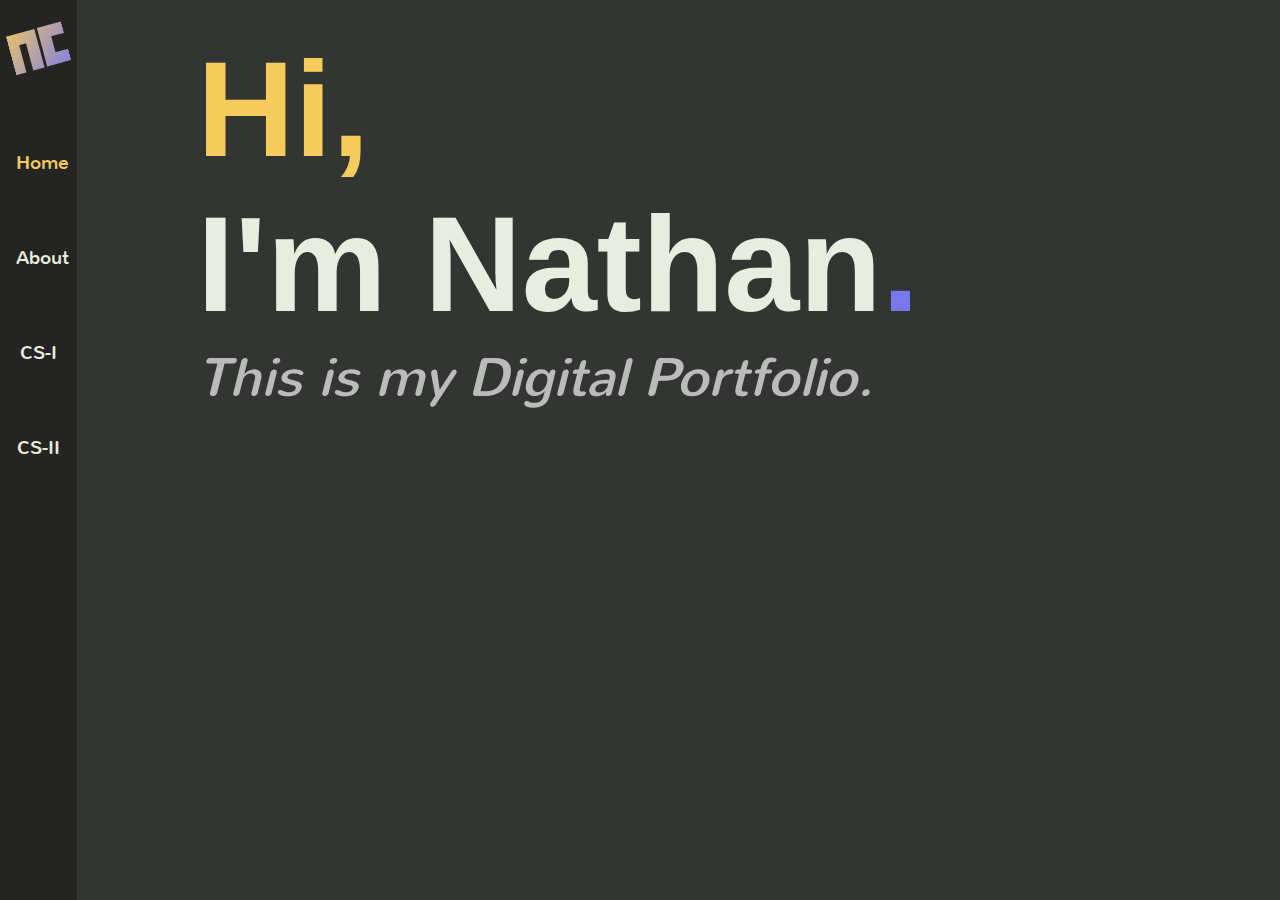
<file: index.html>
<!DOCTYPE html>
<html lang="en">
  <head>
    <meta charset="utf-8">
    <link rel="stylesheet" href="indexStyle.css">
    <script src="app.js"></script>
    <title>Digital Portfolio</title>
  </head>

  <body onload="updateText()">
    
    <div class="sidebar">
      <h3>NC</h3>
      <a class="active" href="#">Home</a>
      <a href="about.html">About</a>
      <a href="CS-I/index.html">CS-I</a>
      <a href="CS-II/index.html">CS-II</a>
    </div>
    <div class="container">
      <div class="content">
	
	<h1 id="head">Hi, I'm Nathan.</h1>
	<h2>This is my Digital Portfolio.</h2>
	
      </div>
    </div>
  </body>
</html>
</file>
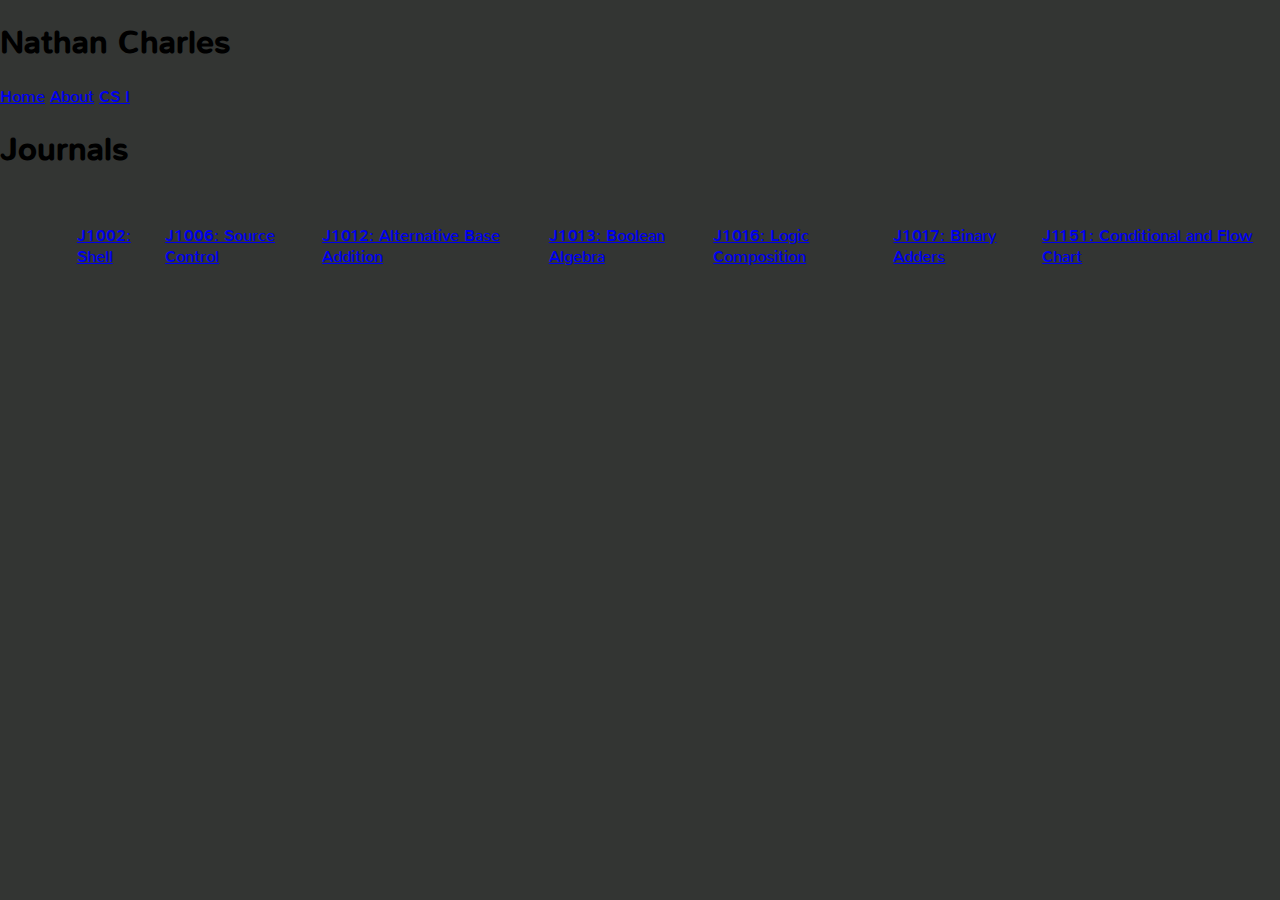
<file: CS-I/index.html>
<!DOCTYPE html>
<html lang="en">
  <head>
    <meta charset = "utf-8">
    <link rel="stylesheet" href="../indexStyle.css">
    <title>Advanced Computer Science I</title>
  </head>

  <body>

    <div class="topbar">
      <h1>Nathan Charles</h1>
      <a href="../index.html">Home</a>
      <a href="../about.html">About</a>
      <a href="#">CS I</a>
    </div>

    <h1>Journals</h1>
    <div class="container">
      <a class="journal" href="Journals/J1002.html">J1002: Shell</a>
      <a class="journal" href="Journals/J1006.html">J1006: Source Control</a>
      <a class="journal" href="Journals/J1012.html">J1012: Alternative Base Addition</a>
      <a class="journal" href="Journals/J1013.html">J1013: Boolean Algebra</a>
      <a class="journal" href="Journals/J1016.html">J1016: Logic Composition</a>
      <a class="journal" href="Journals/J1017.html">J1017: Binary Adders</a>
      <a class="journal" href="Journals/J1151.html">J1151: Conditional and Flow Chart</a>
    </div>
      
  </body>
</html>
</file>
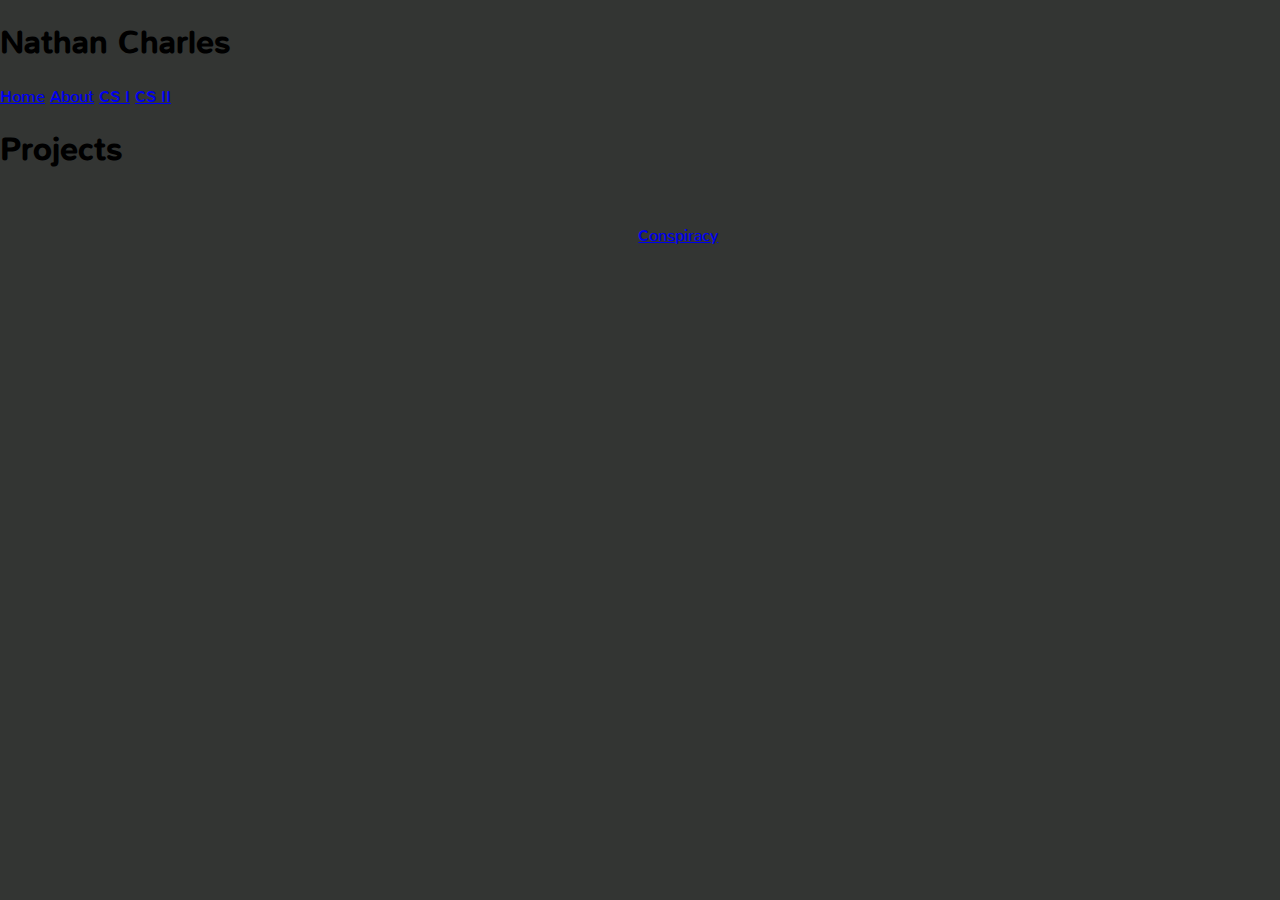
<file: CS-II/index.html>
<!DOCTYPE html>
<html lang="en">
  <head>
    <meta charset = "utf-8">
    <link rel="stylesheet" href="../indexStyle.css">
    <title>Advanced Computer Science II</title>
  </head>

  <body>

    <div class="topbar">
      <h1>Nathan Charles</h1>
      <a href="../index.html">Home</a>
      <a href="../about.html">About</a>
      <a href="../CS-I/index.html">CS I</a>
      <a href="#">CS II</a>
    </div>

    <h1>Projects</h1>
    <div class="container">
      <a class="journal" href="Projects/ConspiracyTheory.html">Conspiracy</a>
    </div>
    
  </body>
</html>
</file>
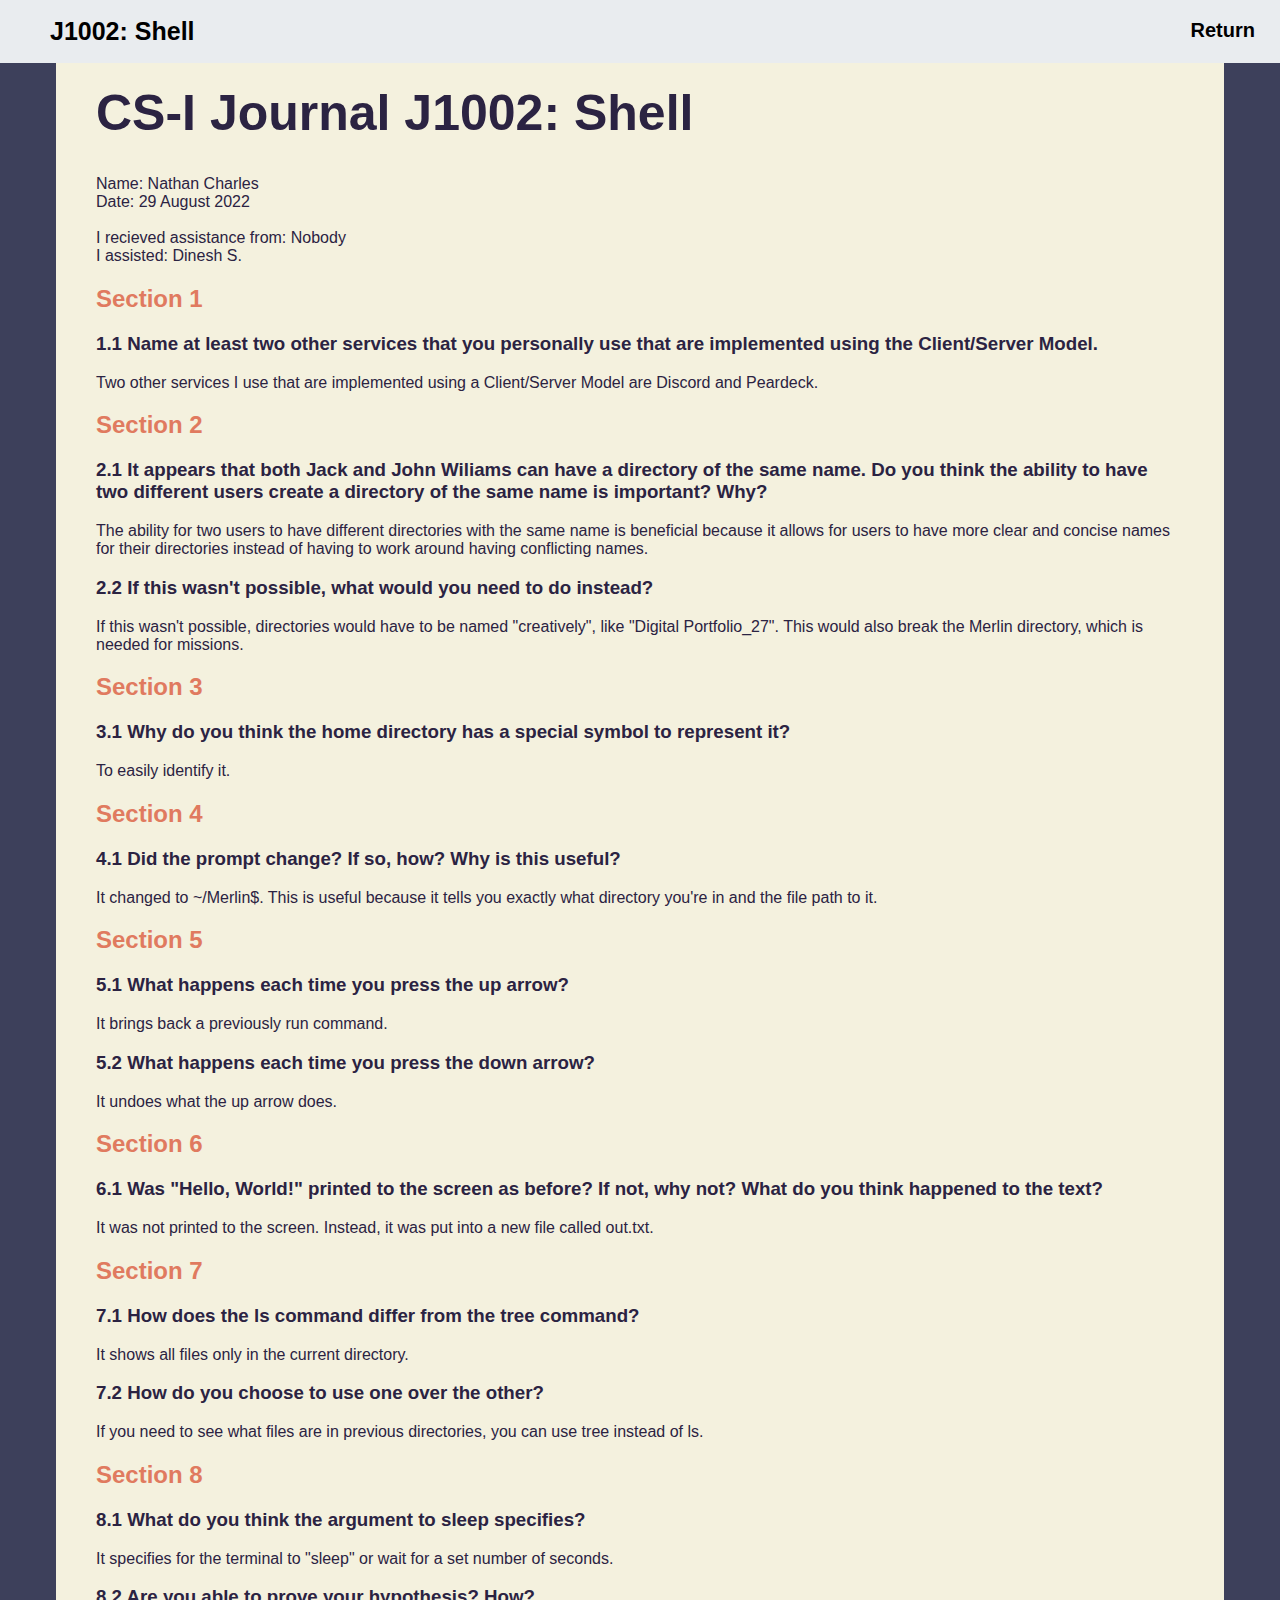
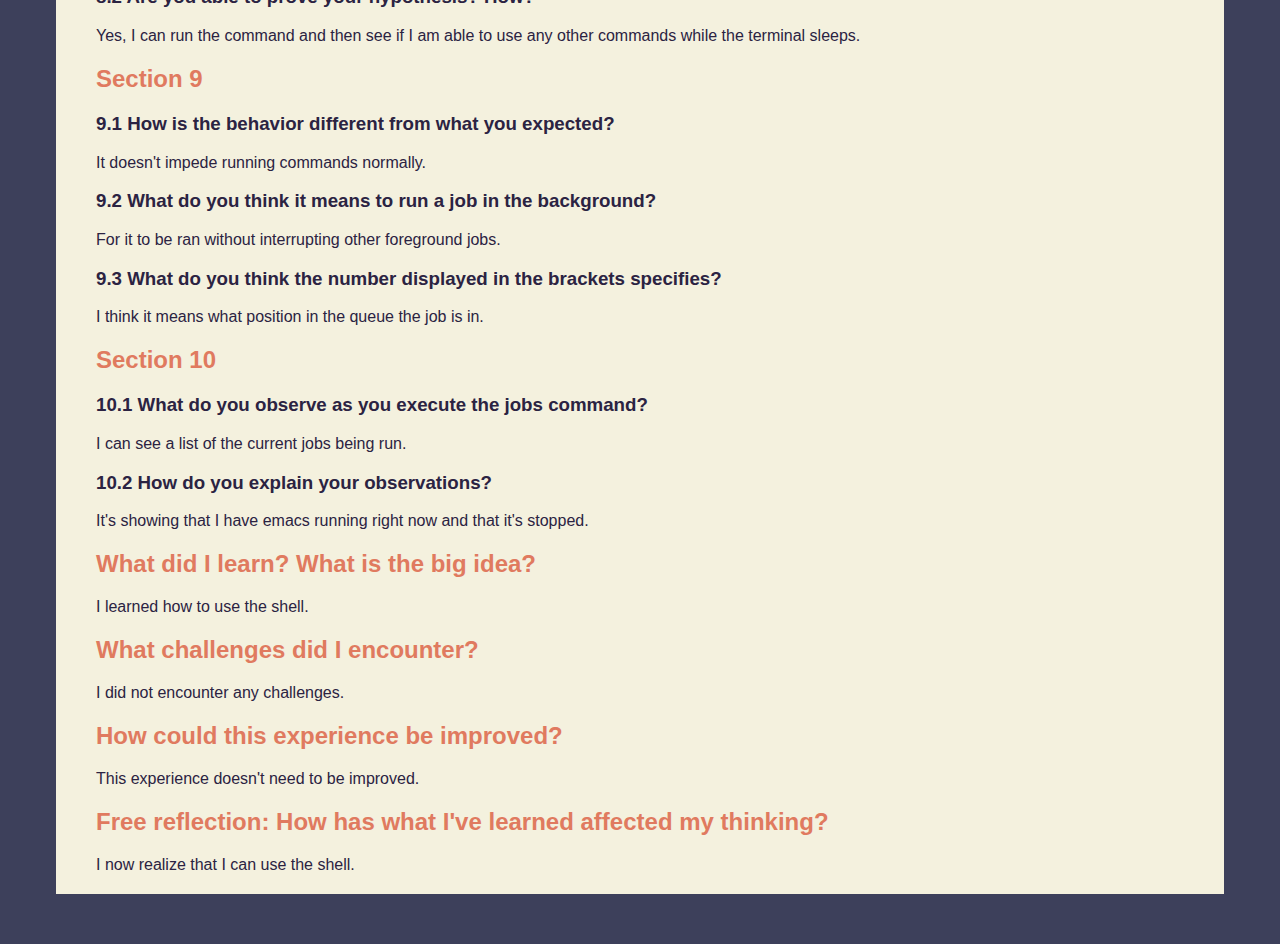
<file: CS-I/Journals/J1002.html>
<!DOCTYPE html>
<html lang="en">
  <head>
    <meta charset="utf-8">
    <link rel="stylesheet" href="../../journalStyle.css">
    <title>CS-I Journal J1002</title>
  </head>

  <body>

    <div class="topbar">
      <h1>J1002: Shell</h1>
      <a href="../index.html">Return</a>
    </div>
    
    <div class="container">
      <div class="content">
	<h1>CS-I Journal J1002: Shell</h1>
	Name: Nathan Charles</br>
	Date: 29 August 2022</br>
	</br>
	I recieved assistance from: Nobody</br>
	I assisted: Dinesh S.</br>
	
	<h2>Section 1</h2>
	<h3 class="question">1.1 Name at least two other services that you personally use that are implemented using the Client/Server Model.</h3>
	Two other services I use that are implemented using a Client/Server Model are Discord and Peardeck.
	
	<h2>Section 2</h2>
	<h3 class="question">2.1 It appears that both Jack and John Wiliams can have a directory of the same name. Do you think the ability to have two different users create a directory of the same name is important? Why?</h3>
	The ability for two users to have different directories with the same name is beneficial because it allows for users to have more clear and concise names for their directories instead of having to work around having conflicting names.
	
	<h3 class="question">2.2 If this wasn't possible, what would you need to do instead?</h3>
	If this wasn't possible, directories would have to be named "creatively", like "Digital Portfolio_27". This would also break the Merlin directory, which is needed for missions.
	
	<h2>Section 3</h2>
	<h3 class="question">3.1 Why do you think the home directory has a special symbol to represent it? </h3>
      To easily identify it.
	
	<h2>Section 4</h2>
	<h3 class="question">4.1 Did the prompt change? If so, how? Why is this useful?</h3>
	It changed to ~/Merlin$. This is useful because it tells you exactly what directory you're in and the file path to it.
	
	<h2>Section 5</h2>
	<h3 class="question">5.1 What happens each time you press the up arrow?</h3>
	It brings back a previously run command.
	<h3 class="question">5.2 What happens each time you press the down arrow?</h3>
	It undoes what the up arrow does.
	
	<h2>Section 6</h2>
	<h3 class="question">6.1 Was "Hello, World!" printed to the screen as before? If not, why not? What do you think happened to the text?</h3>
	It was not printed to the screen. Instead, it was put into a new file called out.txt.
	
	<h2>Section 7</h2>
	<h3 class="question">7.1 How does the ls command differ from the tree command?</h3>
	It shows all files only in the current directory.
	<h3 class="question">7.2 How do you choose to use one over the other?</h3>
	If you need to see what files are in previous directories, you can use tree instead of ls.

	<h2>Section 8</h2>
	<h3 class="question">8.1 What do you think the argument to sleep specifies?</h3>
	It specifies for the terminal to "sleep" or wait for a set number of seconds.
	<h3 class="question">8.2 Are you able to prove your hypothesis? How?</h3>
	Yes, I can run the command and then see if I am able to use any other commands while the terminal sleeps.
	
	<h2>Section 9</h2>
	<h3 class="question">9.1 How is the behavior different from what you expected?</h3>
	It doesn't impede running commands normally.
	<h3 class="question">9.2 What do you think it means to run a job in the background?</h3>
	For it to be ran without interrupting other foreground jobs.
	<h3 class="question">9.3 What do you think the number displayed in the brackets specifies?</h3>
	I think it means what position in the queue the job is in.
	
	<h2>Section 10</h2>
	<h3 class="question">10.1 What do you observe as you execute the jobs command?</h3>
	I can see a list of the current jobs being run.
	<h3 class="question">10.2 How do you explain your observations?</h3>
	It's showing that I have emacs running right now and that it's stopped.
	
      <h2>What did I learn? What is the big idea?</h2>
      I learned how to use the shell.
      
      <h2>What challenges did I encounter?</h2>
      I did not encounter any challenges.
      
      <h2>How could this experience be improved?</h2>
      This experience doesn't need to be improved.
      
      <h2>Free reflection: How has what I've learned affected my thinking?</h2>
      I now realize that I can use the shell.
      </div>
    </div>
  </body>
</html>
</file>
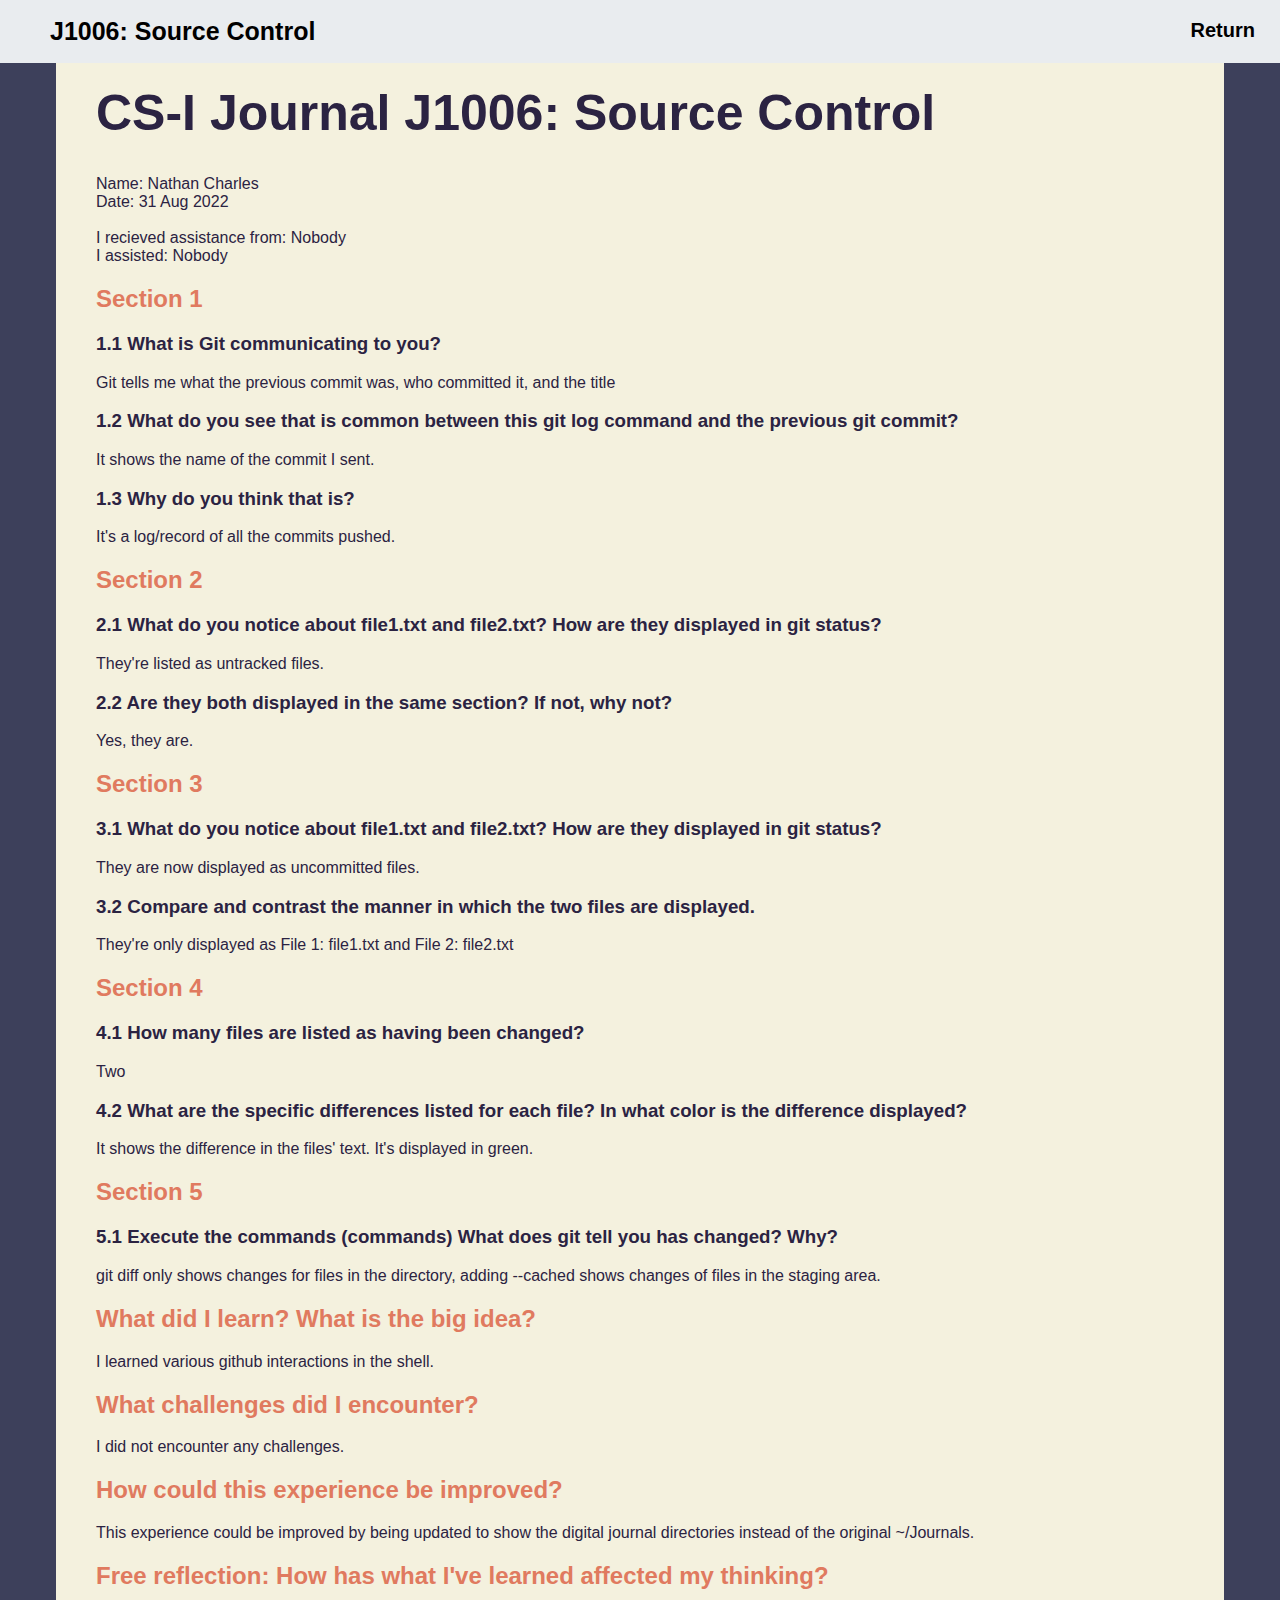
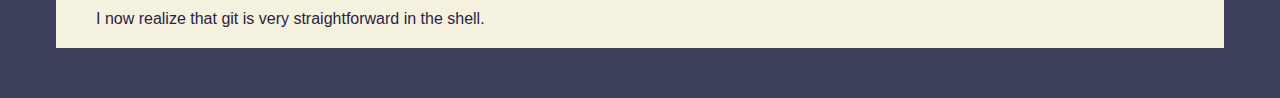
<file: CS-I/Journals/J1006.html>
<!DOCTYPE html>
<html lang="en">
  <head>
    <meta charset="utf-8">
    <link rel="stylesheet" href="../../journalStyle.css">
    <title>CS-I Journal J1006</title>
  </head>

  <body>

    <div class="topbar">
      <h1>J1006: Source Control</h1>
      <a href="../index.html">Return</a>
    </div>
    
    <div class="container">
      <div class="content">
	<h1>CS-I Journal J1006: Source Control </h1>
	Name: Nathan Charles</br>
	Date: 31 Aug 2022</br>
	</br>
	I recieved assistance from: Nobody</br>
	I assisted: Nobody</br>
	
	<h2>Section 1</h2>
	<h3 class="question">1.1 What is Git communicating to you?</h3>
	Git tells me what the previous commit was, who committed it, and the title
	<h3 class="question">1.2 What do you see that is common between this git log command and the previous git commit?</h3>
	It shows the name of the commit I sent.
	<h3 class="question">1.3 Why do you think that is?</h3>
	It's a log/record of all the commits pushed.
	
	<h2>Section 2</h2>
	<h3 class="question">2.1 What do you notice about file1.txt and file2.txt? How are they displayed in git status?</h3>
	They're listed as untracked files.
	<h3 class="question">2.2 Are they both displayed in the same section? If not, why not?</h3>
	Yes, they are.

	<h2>Section 3</h2>
	<h3 class="question">3.1 What do you notice about file1.txt and file2.txt? How are they displayed in git status?</h3>
	They are now displayed as uncommitted files.
	<h3 class="question">3.2 Compare and contrast the manner in which the two files are displayed.</h3>
	They're only displayed as File 1: file1.txt and File 2: file2.txt
	
	<h2>Section 4</h2>
	<h3 class="question">4.1 How many files are listed as having been changed?</h3>
	Two
	<h3 class="question">4.2 What are the specific differences listed for each file? In what color is the difference displayed?</h3>
	It shows the difference in the files' text. It's displayed in green.
	
	<h2>Section 5</h2>
	<h3 class="question">5.1 Execute the commands (commands) What does git tell you has changed? Why?</h3>
	git diff only shows changes for files in the directory, adding --cached shows changes of files in the staging area.
	
	<h2>What did I learn? What is the big idea?</h2>
	I learned various github interactions in the shell.
	
	<h2>What challenges did I encounter?</h2>
	I did not encounter any challenges.
	
	<h2>How could this experience be improved?</h2>
	This experience could be improved by being updated to show the digital journal directories instead of the original ~/Journals.
	
	<h2>Free reflection: How has what I've learned affected my thinking?</h2>
	I now realize that git is very straightforward in the shell.
      </div>
    </div>
  </body>
</html>
</file>
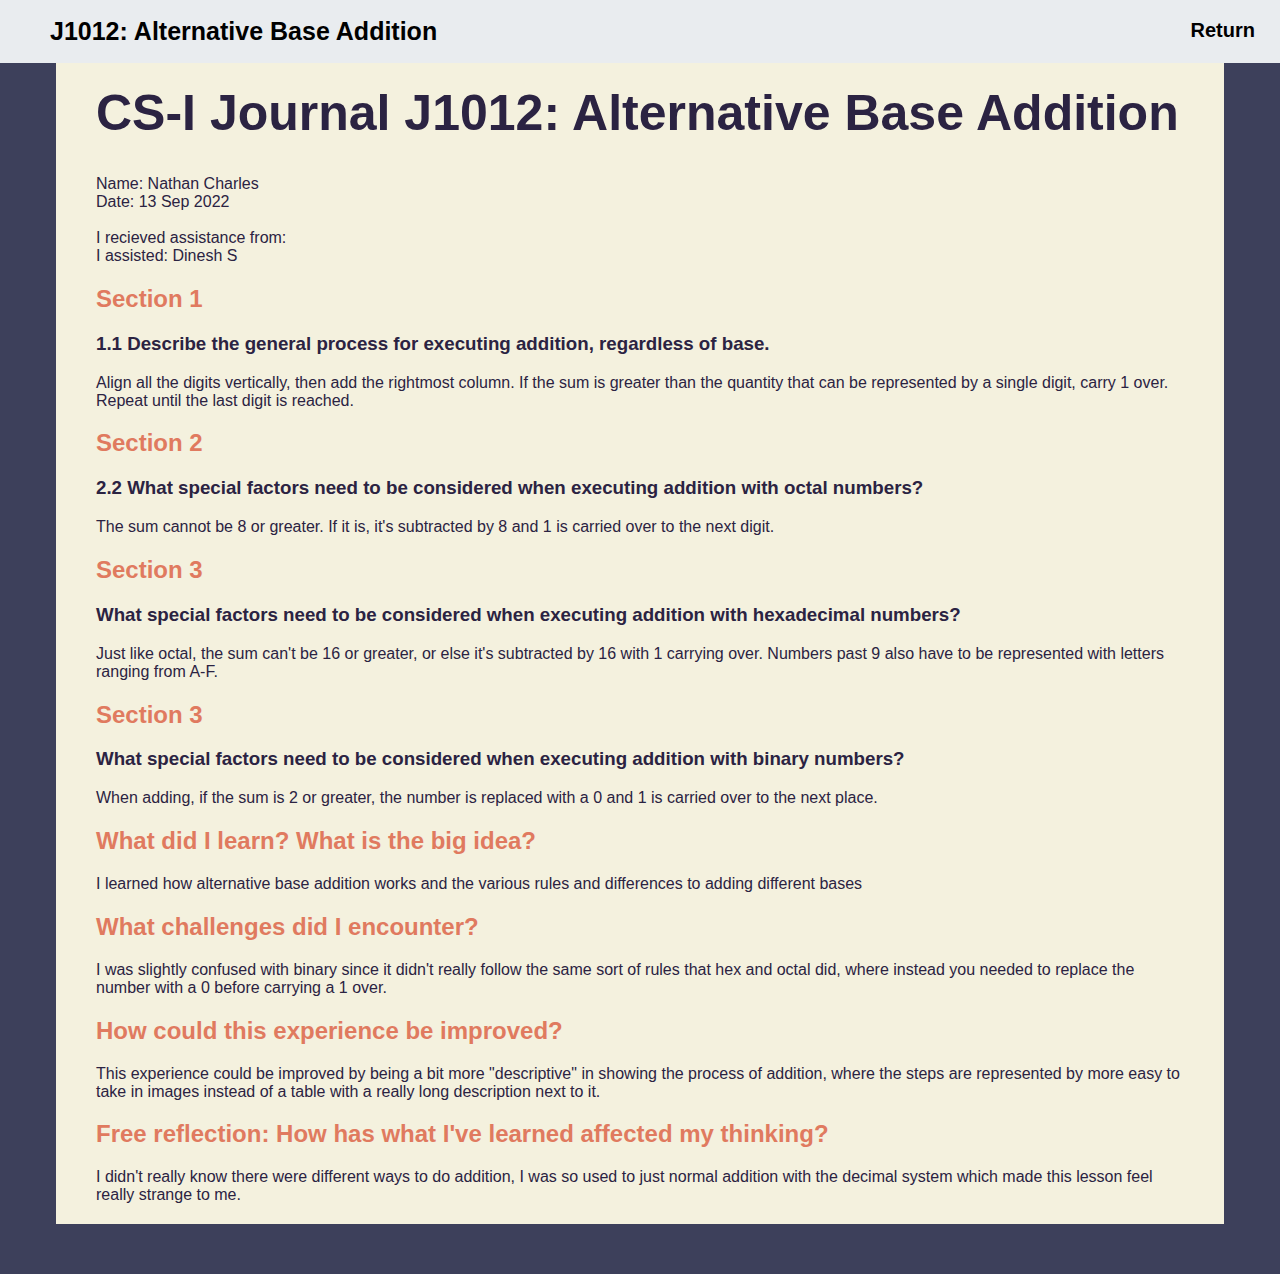
<file: CS-I/Journals/J1012.html>
<!DOCTYPE html>
<html lang="en">
  <head>
    <meta charset="utf-8">
    <link rel="stylesheet" href="../../journalStyle.css">
    <title>CS-I Journal J1012</title>
  </head>

  <body>

    <div class="topbar">
      <h1>J1012: Alternative Base Addition</h1>
      <a href="../index.html">Return</a>
    </div>
    
    <div class="container">
      <div class="content">
	<h1>CS-I Journal J1012: Alternative Base Addition</h1>
	Name: Nathan Charles</br>
	Date: 13 Sep 2022</br>
	</br>
	I recieved assistance from:</br>
	I assisted: Dinesh S</br>
	
	<h2>Section 1</h2>
	<h3 class="question">1.1 Describe the general process for executing addition, regardless of base.</h3>
	Align all the digits vertically, then add the rightmost column. If the sum is greater than the quantity that can be represented by a single digit, carry 1 over. Repeat until the last digit is reached.
	
	<h2>Section 2</h2>
	<h3 class="question">2.2 What special factors need to be considered when executing addition with octal numbers?</h3>
	The sum cannot be 8 or greater. If it is, it's subtracted by 8 and 1 is carried over to the next digit.
	
	<h2>Section 3</h2>
	<h3 class="question">What special factors need to be considered when executing addition with hexadecimal numbers?</h3>
	Just like octal, the sum can't be 16 or greater, or else it's subtracted by 16 with 1 carrying over. Numbers past 9 also have to be represented with letters ranging from A-F.
	
	<h2>Section 3</h2>
	<h3 class="question">What special factors need to be considered when executing addition with binary numbers?</h3>
	When adding, if the sum is 2 or greater, the number is replaced with a 0 and 1 is carried over to the next place.
	
	<h2>What did I learn? What is the big idea?</h2>
	I learned how alternative base addition works and the various rules and differences to adding different bases
	
	<h2>What challenges did I encounter?</h2>
	I was slightly confused with binary since it didn't really follow the same sort of rules that hex and octal did, where instead you needed to replace the number with a 0 before carrying a 1 over.
	
	<h2>How could this experience be improved?</h2>
	This experience could be improved by being a bit more "descriptive" in showing the process of addition, where the steps are represented by more easy to take in images instead of a table with a really long description next to it.

	<h2>Free reflection: How has what I've learned affected my thinking?</h2>
	I didn't really know there were different ways to do addition, I was so used to just normal addition with the decimal system which made this lesson feel really strange to me.
      </div>
    </div>
  </body>
</html>
</file>
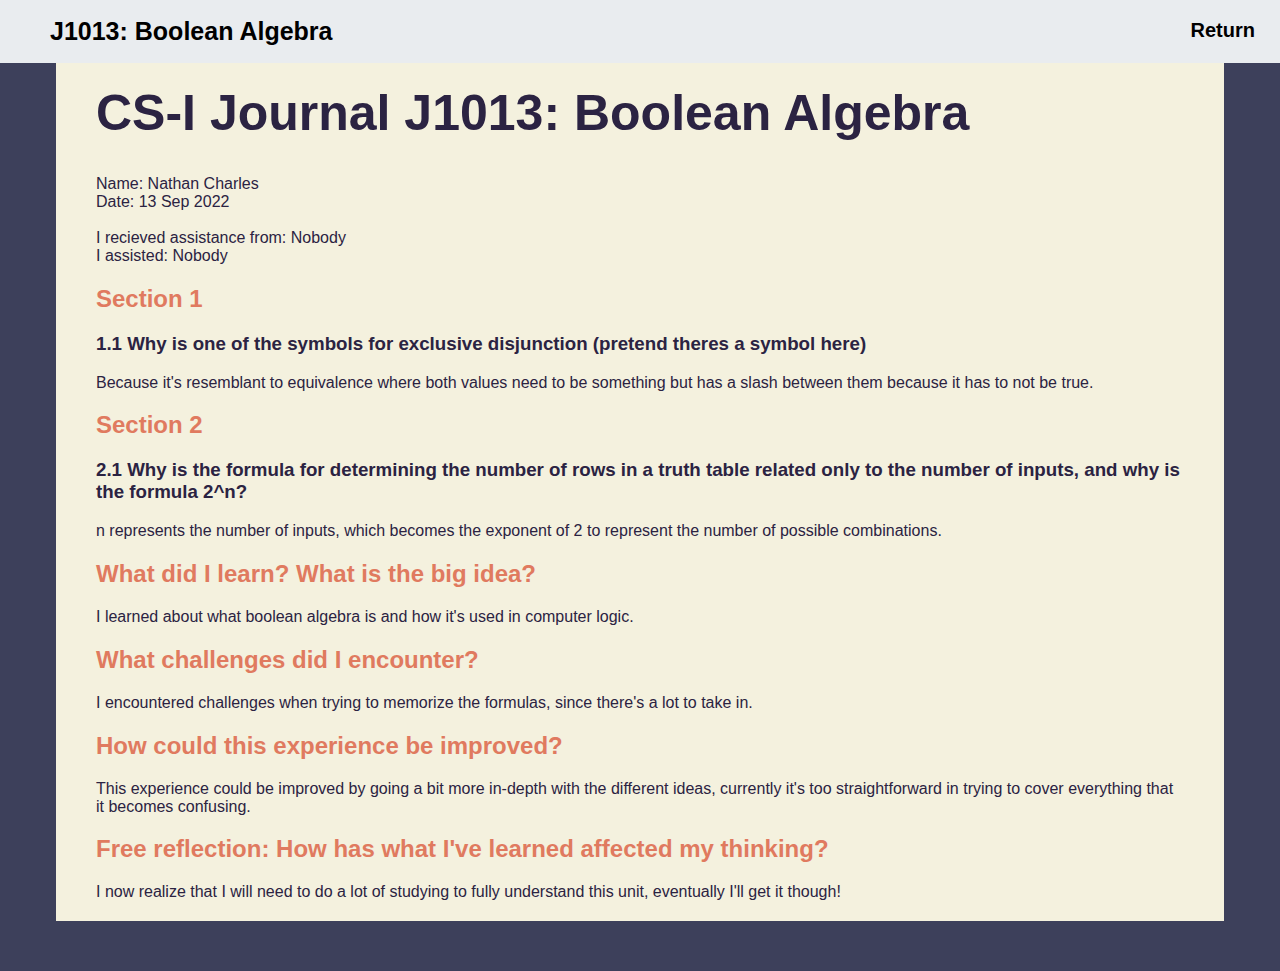
<file: CS-I/Journals/J1013.html>
<!DOCTYPE html>
<html lang="en">
  <head>
    <meta charset="utf-8">
    <link rel="stylesheet" href="../../journalStyle.css">
    <title>CS-I Journal J1013</title>
  </head>

  <body>

    <div class="topbar">
      <h1>J1013: Boolean Algebra</h1>
      <a href="../index.html">Return</a>
    </div>

    <div class="container">
      <div>
	<h1>CS-I Journal J1013: Boolean Algebra</h1>
	Name: Nathan Charles</br>
	Date: 13 Sep 2022</br>
	</br>
	I recieved assistance from: Nobody</br>
	I assisted: Nobody</br>
	
	<h2>Section 1</h2>
	<h3 class="question">1.1 Why is one of the symbols for exclusive disjunction (pretend theres a symbol here)</h3>
	Because it's resemblant to equivalence where both values need to be something but has a slash between them because it has to not be true.
	
	<h2>Section 2</h2>
	<h3 class="question">2.1 Why is the formula for determining the number of rows in a truth table related only to the number of inputs, and why is the formula 2^n?</h3>
	n represents the number of inputs, which becomes the exponent of 2 to represent the number of possible combinations.
	
	<h2>What did I learn? What is the big idea?</h2>
	I learned about what boolean algebra is and how it's used in computer logic.
	
	<h2>What challenges did I encounter?</h2>
	I encountered challenges when trying to memorize the formulas, since there's a lot to take in.
	
	<h2>How could this experience be improved?</h2>
	This experience could be improved by going a bit more in-depth with the different ideas, currently it's too straightforward in trying to cover everything that it becomes confusing.
	
	<h2>Free reflection: How has what I've learned affected my thinking?</h2>
	I now realize that I will need to do a lot of studying to fully understand this unit, eventually I'll get it though!
      </div>
    </div>
  </body>
</html>
</file>
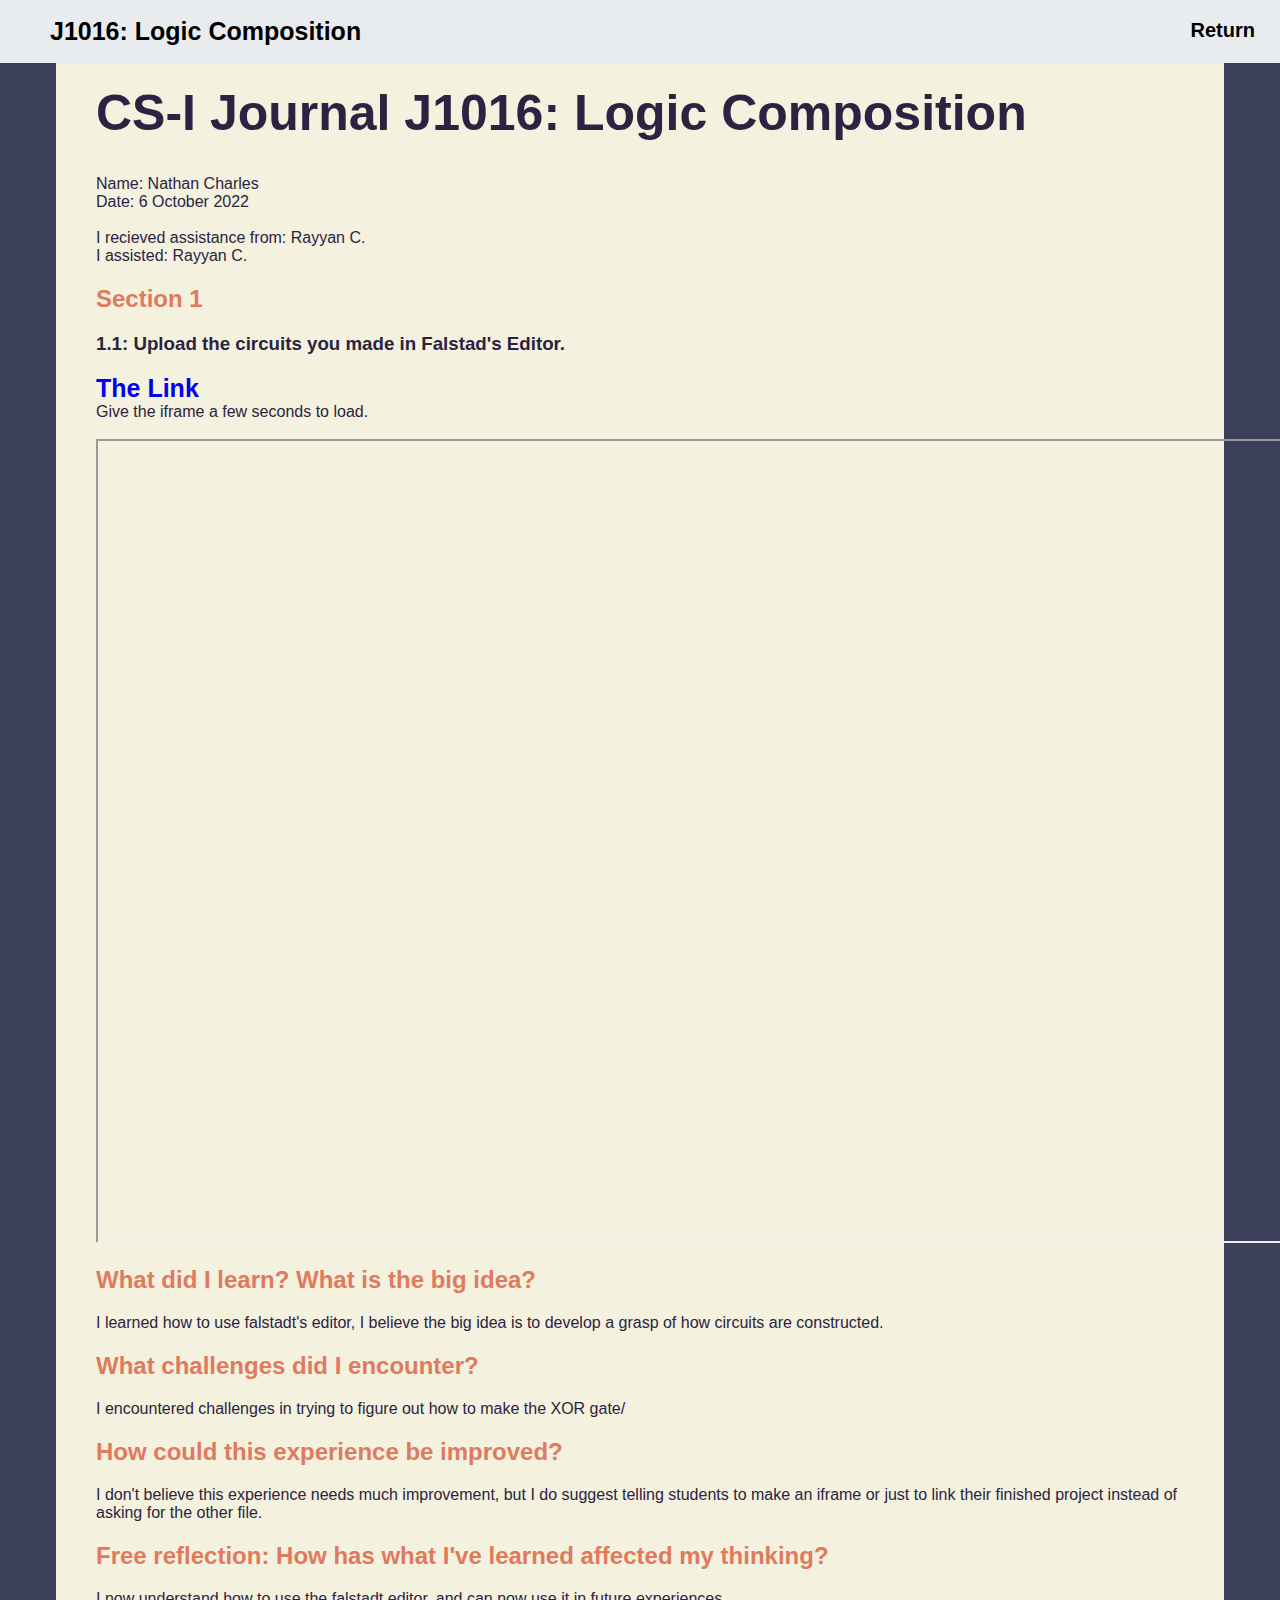
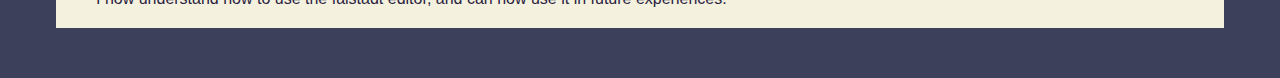
<file: CS-I/Journals/J1016.html>
<!DOCTYPE html>
<html lang="en">
  <head>
    <meta charset="utf-8">
    <link rel="stylesheet" href="../../journalStyle.css">
    <title>CS-I Journal J1016</title>
  </head>

  <body>

    <div class="topbar">
      <h1>J1016: Logic Composition</h1>
      <a href="../index.html">Return</a>
    </div>
    <div class="container">
      <div>
	<h1>CS-I Journal J1016: Logic Composition</h1>
	Name: Nathan Charles</br>
	Date: 6 October 2022</br>
	</br>
	I recieved assistance from: Rayyan C.</br>
	I assisted: Rayyan C.</br>
	
	<h2>Section 1</h2>
	<h3 class="question">1.1: Upload the circuits you made in Falstad's Editor.</h3>
	<a class="falstadt" href="https://tinyurl.com/2zpprt99">The Link</a>
	<br>
	Give the iframe a few seconds to load.
	</br>
	</br>
	<iframe title="circuits" width="1200" height="800" src="https://tinyurl.com/2zpprt99"></iframe>
	
	<h2>What did I learn? What is the big idea?</h2>
	I learned how to use falstadt's editor, I believe the big idea is to develop a grasp of how circuits are constructed.
	
	<h2>What challenges did I encounter?</h2>
	I encountered challenges in trying to figure out how to make the XOR gate/
	
	<h2>How could this experience be improved?</h2>
	I don't believe this experience needs much improvement, but I do suggest telling students to make an iframe or just to link their finished project instead of asking for the other file.
	
	<h2>Free reflection: How has what I've learned affected my thinking?</h2>
	I now understand how to use the falstadt editor, and can now use it in future experiences.
      </div>
    </div>
  </body>
</html>
</file>
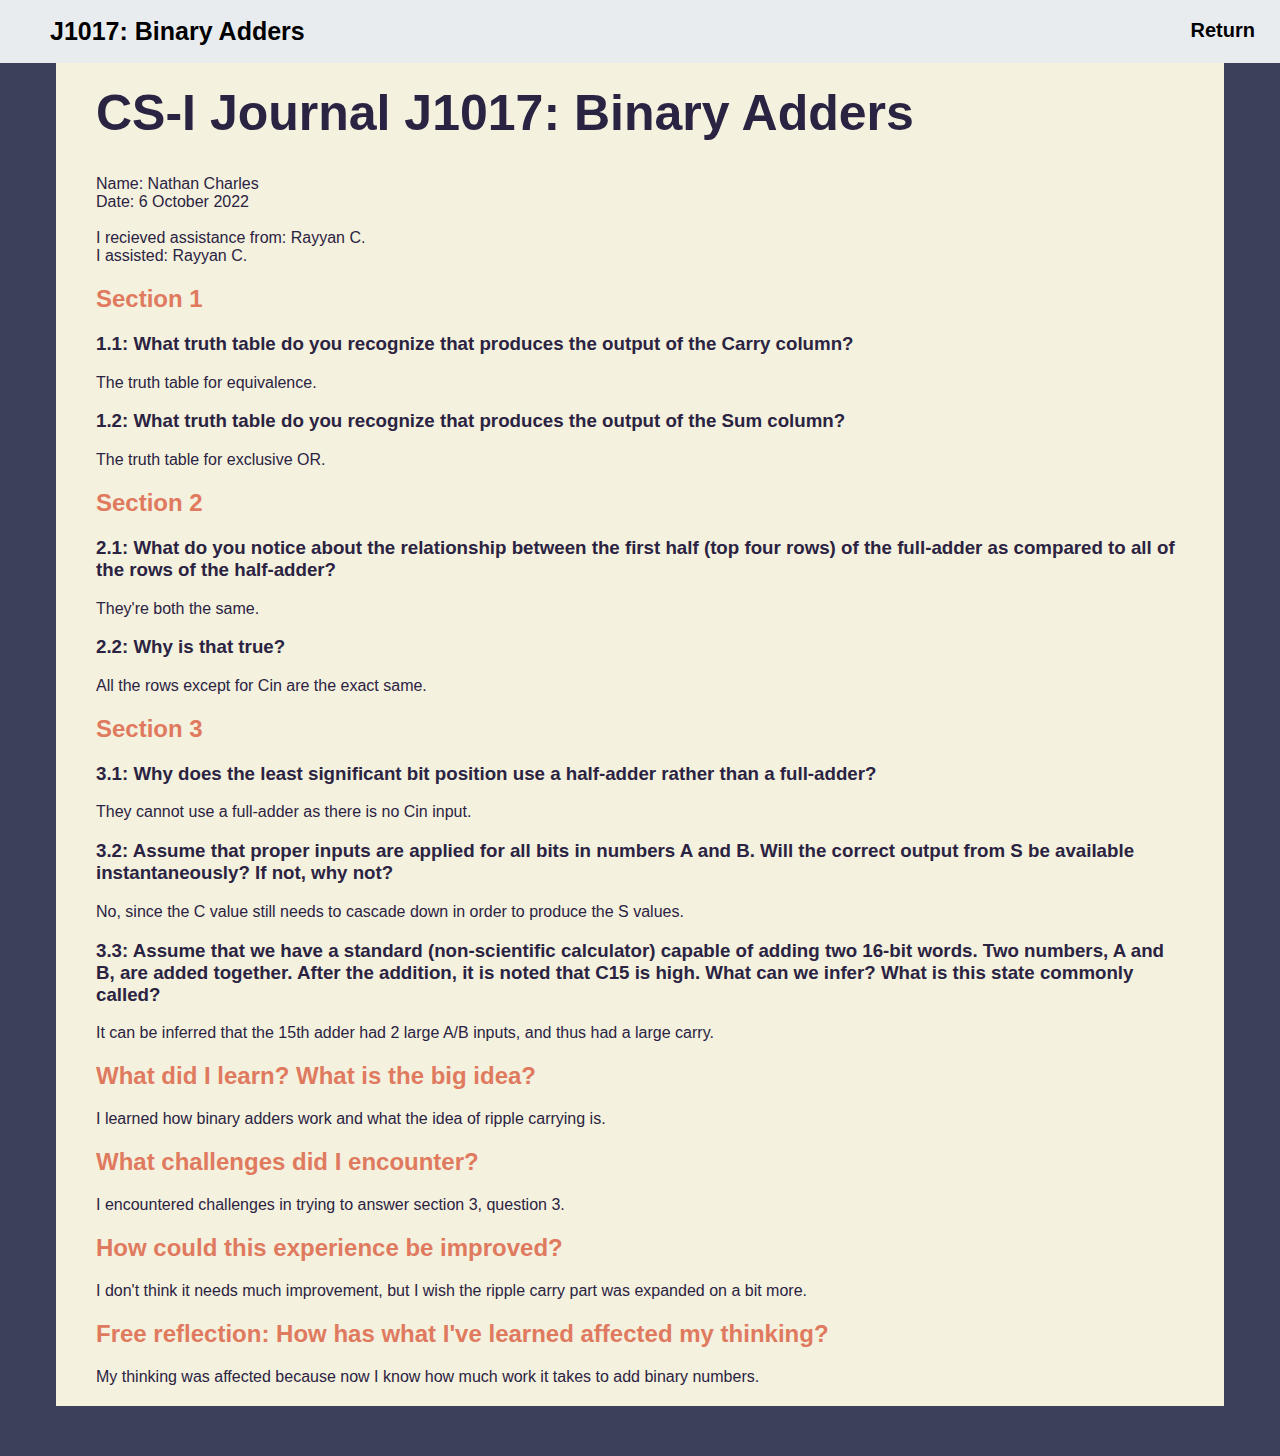
<file: CS-I/Journals/J1017.html>
<!DOCTYPE html>
<html lang="en">
  <head>
    <meta charset="utf-8">
    <link rel="stylesheet" href="../../journalStyle.css">
    <title>CS-I Journal J1017</title>
  </head>

  <body>

    <div class="topbar">
      <h1>J1017: Binary Adders</h1>
      <a href="../index.html">Return</a>
    </div>
    <div class="container">
      <div>
	<h1>CS-I Journal J1017: Binary Adders</h1>
	Name: Nathan Charles</br>
	Date: 6 October 2022</br>
	</br>
	I recieved assistance from: Rayyan C.</br>
	I assisted: Rayyan C.</br>
	
	<h2>Section 1</h2>
	<h3 class="question">1.1: What truth table do you recognize that produces the output of the <b>C</b>arry column?</h3>
	The truth table for equivalence.
	<h3 class="question">1.2: What truth table do you recognize that produces the output of the <b>S</b>um column?</h3>
	The truth table for exclusive OR.

	<h2>Section 2</h2>
	<h3 class="question">2.1: What do you notice about the relationship between the first half (top four rows) of the full-adder as compared to all of the rows of the half-adder?</h3>
	They're both the same.
	<h3 class="question">2.2: Why is that true?</h3>
	All the rows except for Cin are the exact same.

	<h2>Section 3</h2>
	<h3 class="question">3.1: Why does the least significant bit position use a half-adder rather than a full-adder?</h3>
	They cannot use a full-adder as there is no Cin input.
	<h3 class="question">3.2: Assume that proper inputs are applied for all bits in numbers A and B. Will the correct output from S be available instantaneously? If not, why not?</h3>
	No, since the C value still needs to cascade down in order to produce the S values.
	<h3 class="question">3.3: Assume that we have a standard (non-scientific calculator) capable of adding two 16-bit words. Two numbers, A and B, are added together. After the addition, it is noted that C15 is high. What can we infer? What is this state commonly called?</h3>
	It can be inferred that the 15th adder had 2 large A/B inputs, and thus had a large carry.
	
	
	<h2>What did I learn? What is the big idea?</h2>
	I learned how binary adders work and what the idea of ripple carrying is.
	
	<h2>What challenges did I encounter?</h2>
	I encountered challenges in trying to answer section 3, question 3.
	
	<h2>How could this experience be improved?</h2>
	I don't think it needs much improvement, but I wish the ripple carry part was expanded on a bit more.
	
	<h2>Free reflection: How has what I've learned affected my thinking?</h2>
	My thinking was affected because now I know how much work it takes to add binary numbers.
      </div>
    </div>
  </body>
</html>

<!--https://tinyurl.com/2cpu5uu2-->
</file>
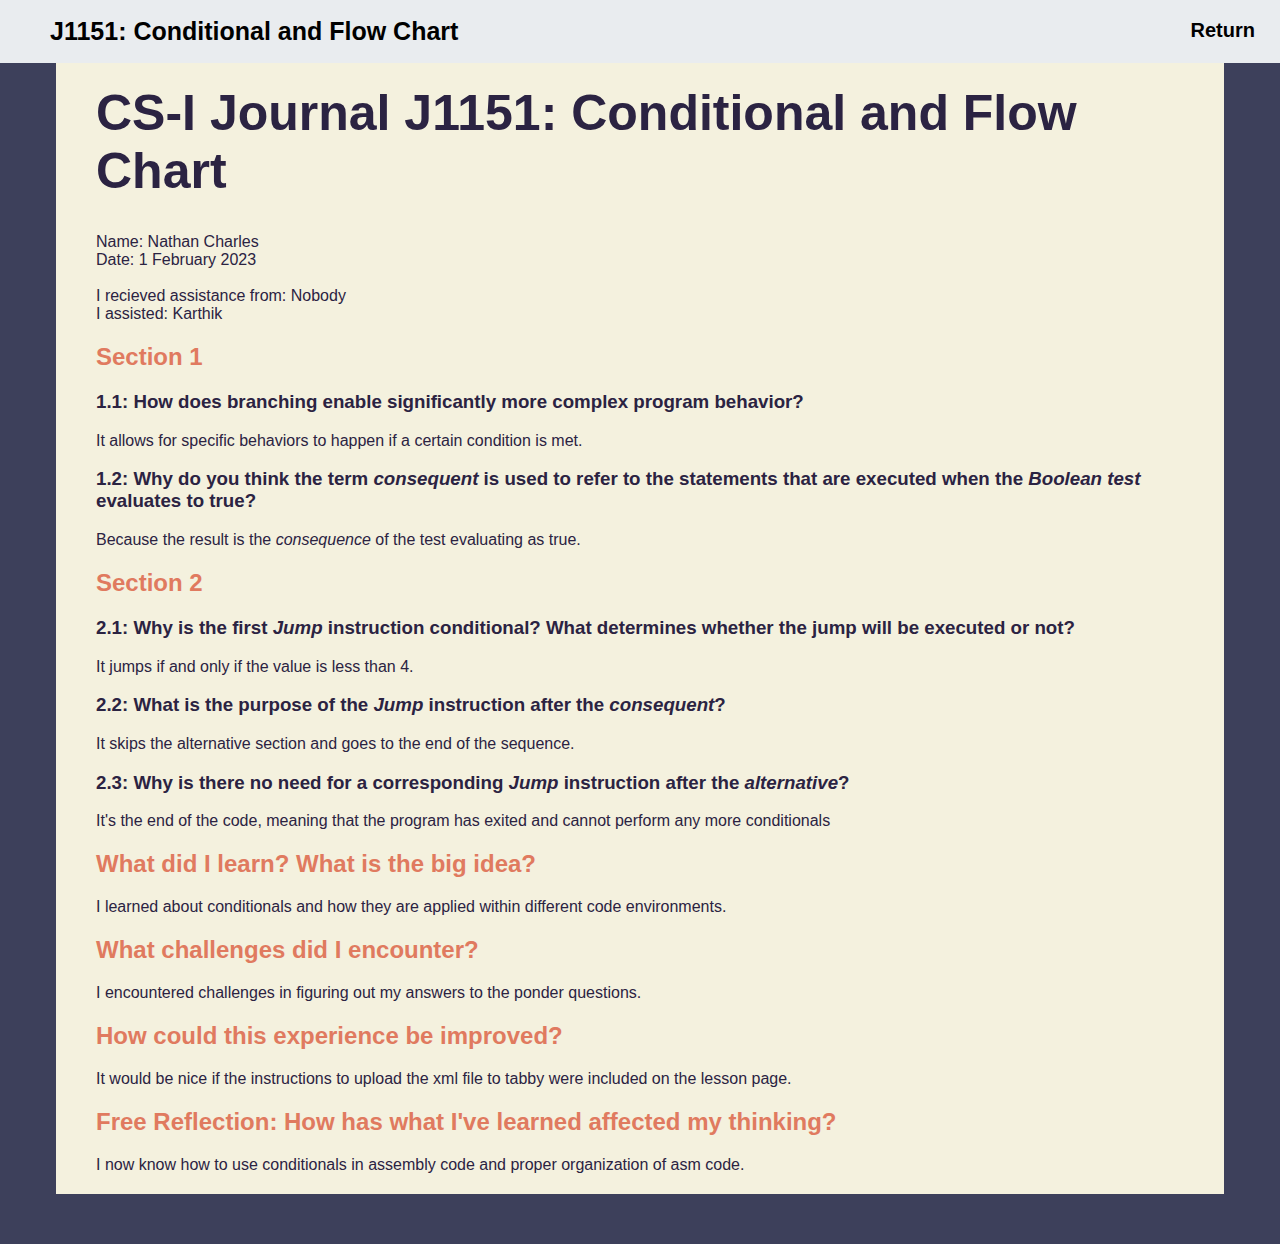
<file: CS-I/Journals/J1151.html>
<!DOCTYPE html>
<html lang="en">
  <head>
    <meta charset="utf-8">
    <link rel="stylesheet" href="../../journalStyle.css">
    <title>CS-I Journal J1151</title>
  </head>

  <body>

    <div class="topbar">
      <h1>J1151: Conditional and Flow Chart</h1>
      <a href="../index.html">Return</a>
    </div>
    <div class="container">
      <div>
	<h1>CS-I Journal J1151: Conditional and Flow Chart</h1>
	Name: Nathan Charles</br>
	Date: 1 February 2023</br>
	</br>
	I recieved assistance from: Nobody</br>
	I assisted: Karthik</br>

	<h2>Section 1</h2>
	<h3 class="question">1.1: How does branching enable significantly more complex program behavior?</h3>
	It allows for specific behaviors to happen if a certain condition is met.
	<h3 class="question">1.2: Why do you think the term <i>consequent</i> is used to refer to the statements that are executed when the <i>Boolean test</i> evaluates to true?</h3>
	Because the result is the <i>consequence</i> of the test evaluating as true.

	<h2>Section 2</h2>
	<h3 class="question">2.1: Why is the first <i>Jump</i> instruction conditional? What determines whether the jump will be executed or not?</h3>
	It jumps if and only if the value is less than 4.
	<h3 class="question">2.2: What is the purpose of the <i>Jump</i> instruction after the <i>consequent</i>?</h3>
	It skips the alternative section and goes to the end of the sequence.
	<h3 class="question">2.3: Why is there no need for a corresponding <i>Jump</i> instruction after the <i>alternative</i>?</h3>
	It's the end of the code, meaning that the program has exited and cannot perform any more conditionals

	<h2>What did I learn? What is the big idea?</h2>
	I learned about conditionals and how they are applied within different code environments.
	<h2>What challenges did I encounter?</h2>
	I encountered challenges in figuring out my answers to the ponder questions.
	<h2>How could this experience be improved?</h2>
	It would be nice if the instructions to upload the xml file to tabby were included on the lesson page.
	<h2>Free Reflection: How has what I've learned affected my thinking?</h2>
	I now know how to use conditionals in assembly code and proper organization of asm code.
      </div>
    </div>
  </body>
</html>
</file>
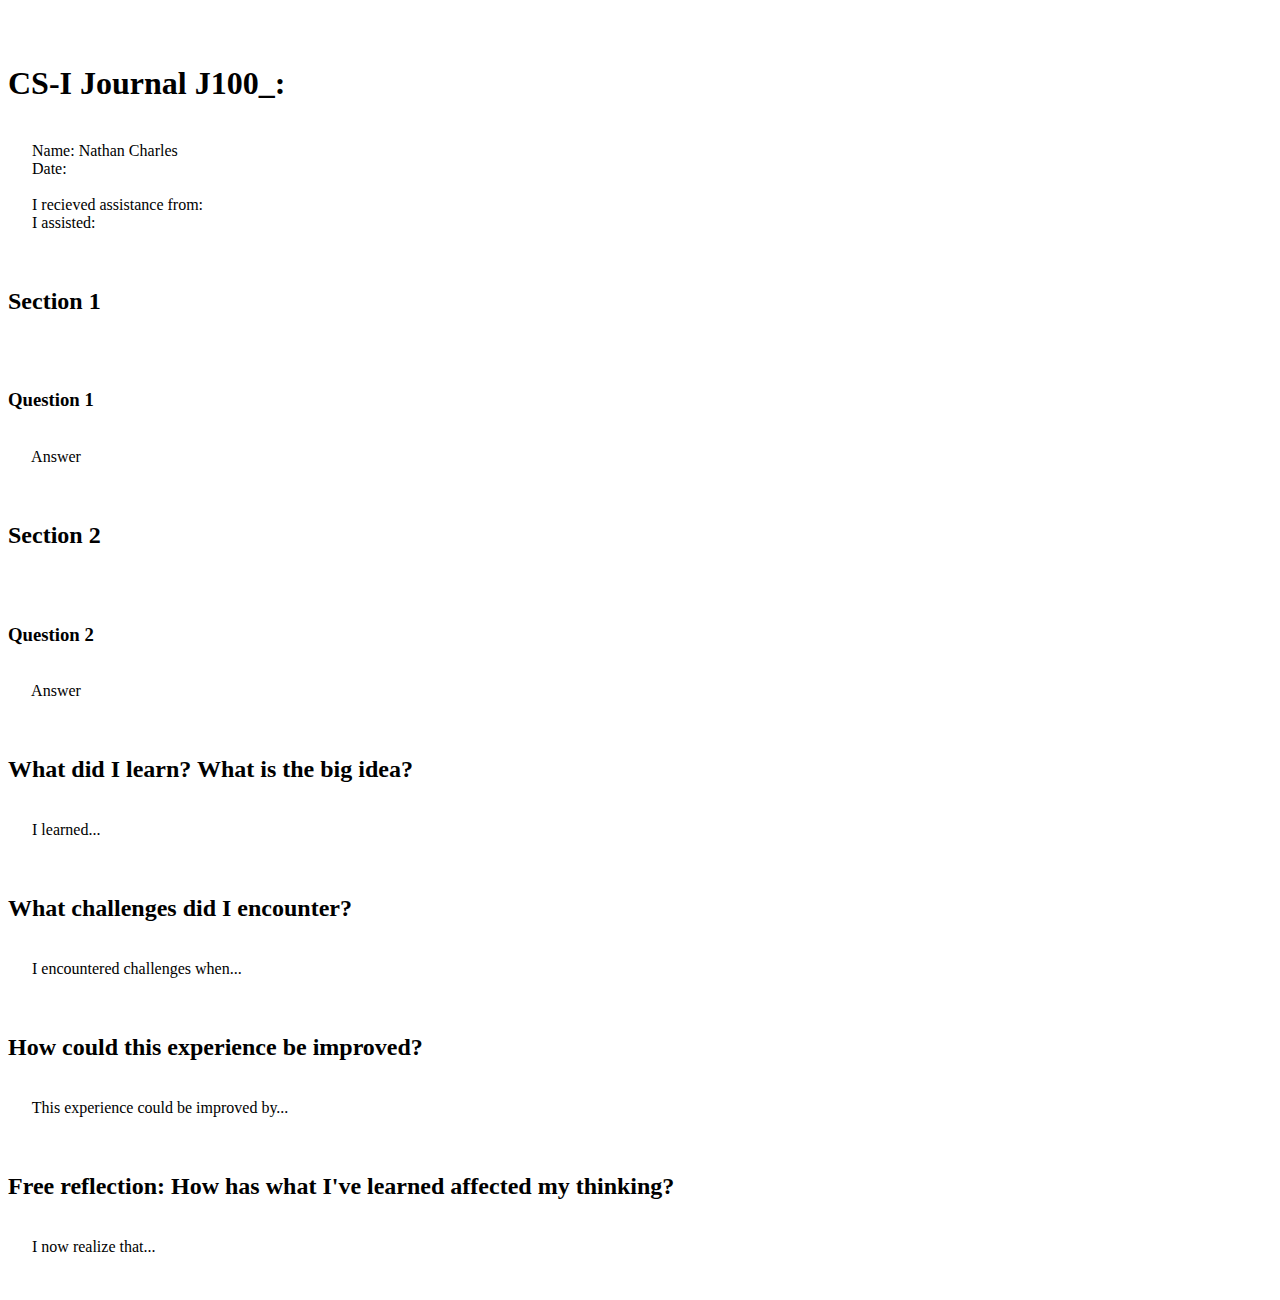
<file: CS-I/Journals/Template.html>
<!DOCTYPE html>
<html lang="en">
  <head>
    <meta charset="utf-8">
    <title>CS-I Journal J1002</title>
  </head>

  <body>
    <div style="white-space: pre">
      <h1>CS-I Journal J100_: </h1>
      Name: Nathan Charles
      Date:

      I recieved assistance from:
      I assisted:

      <h2>Section 1</h2>
      <h3>Question 1</h3>
      Answer

      <h2>Section 2</h2>
      <h3>Question 2</h3>
      Answer

      <h2>What did I learn? What is the big idea?</h2>
      I learned...

      <h2>What challenges did I encounter?</h2>
      I encountered challenges when...

      <h2>How could this experience be improved?</h2>
      This experience could be improved by...

      <h2>Free reflection: How has what I've learned affected my thinking?</h2>
      I now realize that...
  </body>
</html>
</file>
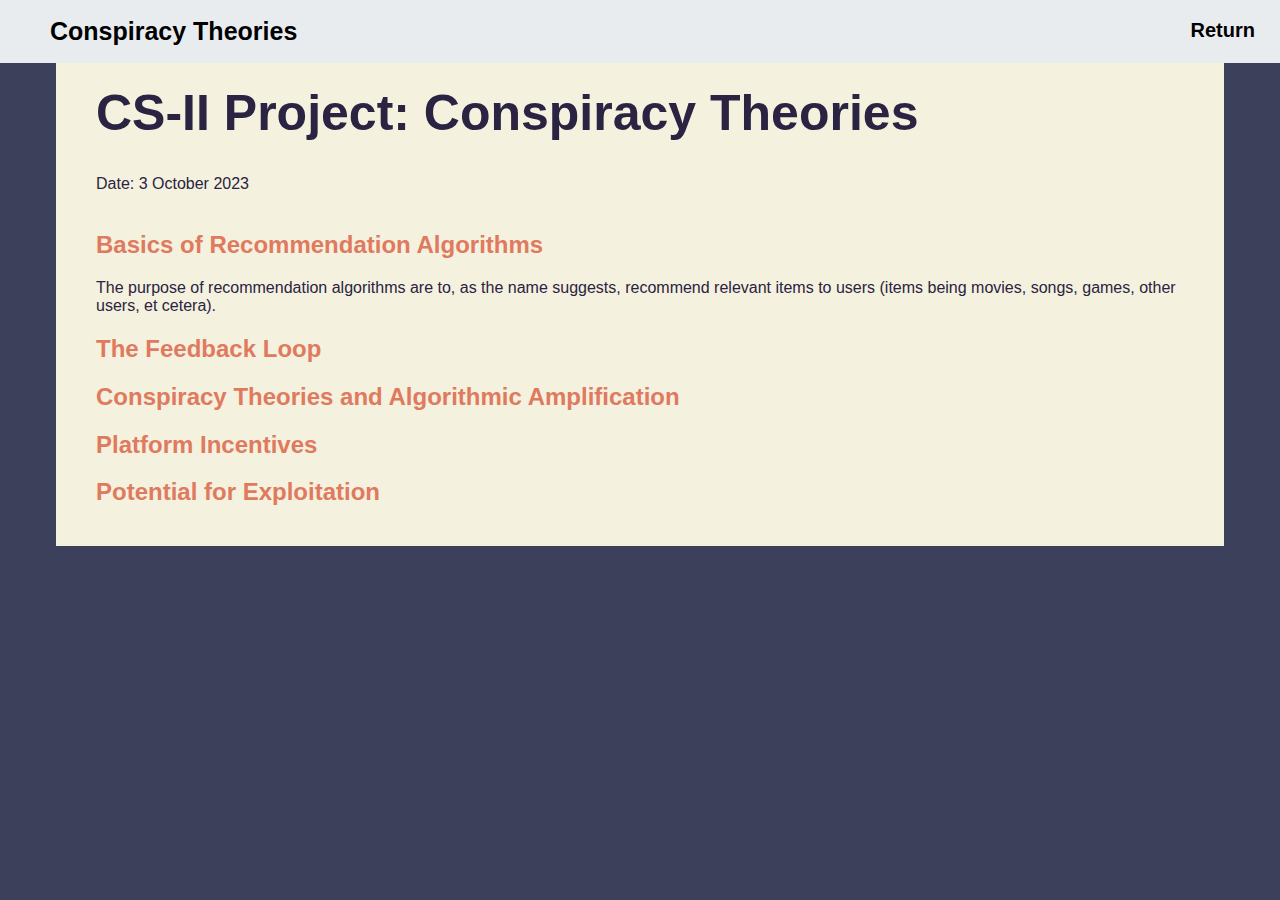
<file: CS-II/Projects/ConspiracyTheory.html>
<!DOCTYPE html>
<html lang="en">
  <head>
    <meta charset="utf-8">
    <link rel="stylesheet" href="../../journalStyle.css">
    <title>Conspiracy Theories</title>
  </head>

  <body>

    <div class="topbar">
      <h1>Conspiracy Theories</h1>
      <a href="../index.html">Return</a>
    </div>

    <div class="container">
      <div clas="content">
	<h1>CS-II Project: Conspiracy Theories</h1>
	Date: 3 October 2023</br>
	</br>

	<h2>Basics of Recommendation Algorithms</h2>
	The purpose of recommendation algorithms are to, as the name suggests, recommend relevant items to users (items being movies, songs, games, other users, et cetera). 
	<h2>The Feedback Loop</h2>

	<h2>Conspiracy Theories and Algorithmic Amplification</h2>

	<h2>Platform Incentives</h2>

	<h2>Potential for Exploitation</h2>

      </div>
    </div>
  </body>
</html>
</file>
<file: indexStyle.css>
/*
THEME COLORS:

#333533 - lgtblk
#242423 - drkblk
#f5cb5c - yellow
#e8eddf - seawht
#7878ed - indigo

*/

@font-face { font-family: "SquareDeal"; src: url("fonts/square-deal.ttf"); }
@font-face { font-family: "Nunito"; src: url("fonts/Nunito-Regular.ttf"); }
@font-face { font-family: "MarketDeco"; src: url("fonts/MarketDeco.ttf"); }

body {
    font-family: Nunito;
    background-color: #333533;
    margin: 0;
    padding: 0;
}

.content h1 {
    font-family: Sans-Serif;
    font-weight: 900;
    font-size: 15vh;
    color: #e8eddf;
    margin: auto;
}

.content h2 {
    font-style: italic;
    font-family: nunito;
    font-weight: 100;
    font-size: 6vh;
    margin: auto;
    color: #bbbbbb
}

.sidebar {
    margin: 0;
    padding: 0;
    width: 6%;
    background-color: #242423;
    position: fixed;
    height: 100%;
    overflow: auto;
}

.sidebar h3 {
    font-family: SquareDeal;
    font-weight: 900;
    color: transparent;
    text-shadow: 0, 0, 0, #33333333;
    background: linear-gradient(
	-45deg,
	#7878ed,
	#f5cb5c
    );
    -webkit-background-clip: text;
    font-size: 75px;
    transform: rotate(-15deg);
    padding: 0;
    margin: 10px;
    text-align: center;
}

.sidebar a {
    display: block;
    color: #e8eddf;
    font-size: 120%;
    margin: auto;
    padding: 16px;
    padding-top: 6vh;
    text-align: center;
    text-decoration: none;
    transition: 0.5s ease;
}

.sidebar a.active {
    color: #f5cb5c;
}

.sidebar a:not(.active):hover {
    color: #7878ed;
    font-weight: 700;
}

.container {
    margin-left: 6%;
    padding-top: 2.5%;
    display: flex;
    justify-content: center;
    align-items: center;
}

.content {
    width: 80%;
    height: 500px;
}
</file>
<file: journalStyle.css>
body {
    background-color: #3D405B;
    margin: 0;
    padding: 0px 0px 50px;
    font-family: Arial;
}

h1 {
    font-size: 50px;
    font-weight: 900;
}

.topbar {
    position: fixed;
    background-color: #E9ECEF;
    width: 100%;
    overflow: hidden;
}

.topbar a {
    float: right;
    color: black;
    -ms-transform: translateY(-50%);
    transform: translateY(10%);
    padding: 14px 25px;
    text-decoration: none;
    font-size: 20px;
    font-weight: bold;
}

.topbar a:hover {
    color: darkslateblue;
}

.topbar h1 {
    float: left;
    color: black;
    padding: 0px 50px;
    font-size: 25px;
    font-weight: bold;
}

.container {
    display: flex;
    justify-content: center;
}
    
.container div {
    color: #2B2342;
    width: 85%;
    padding: 50px 40px 20px 40px;
    background-color: #F4F1DE;
}

.container div h2 {
    color: #E07A5F;
    font-weight: bold;
}

.container div h3 {
    color: #00814;
}

.header {
    font-weight: 600;
}

.falstadt {
    text-decoration: none;
    font-size: 25px;
    font-family: arial;
    font-weight: bold;
}
</file>
